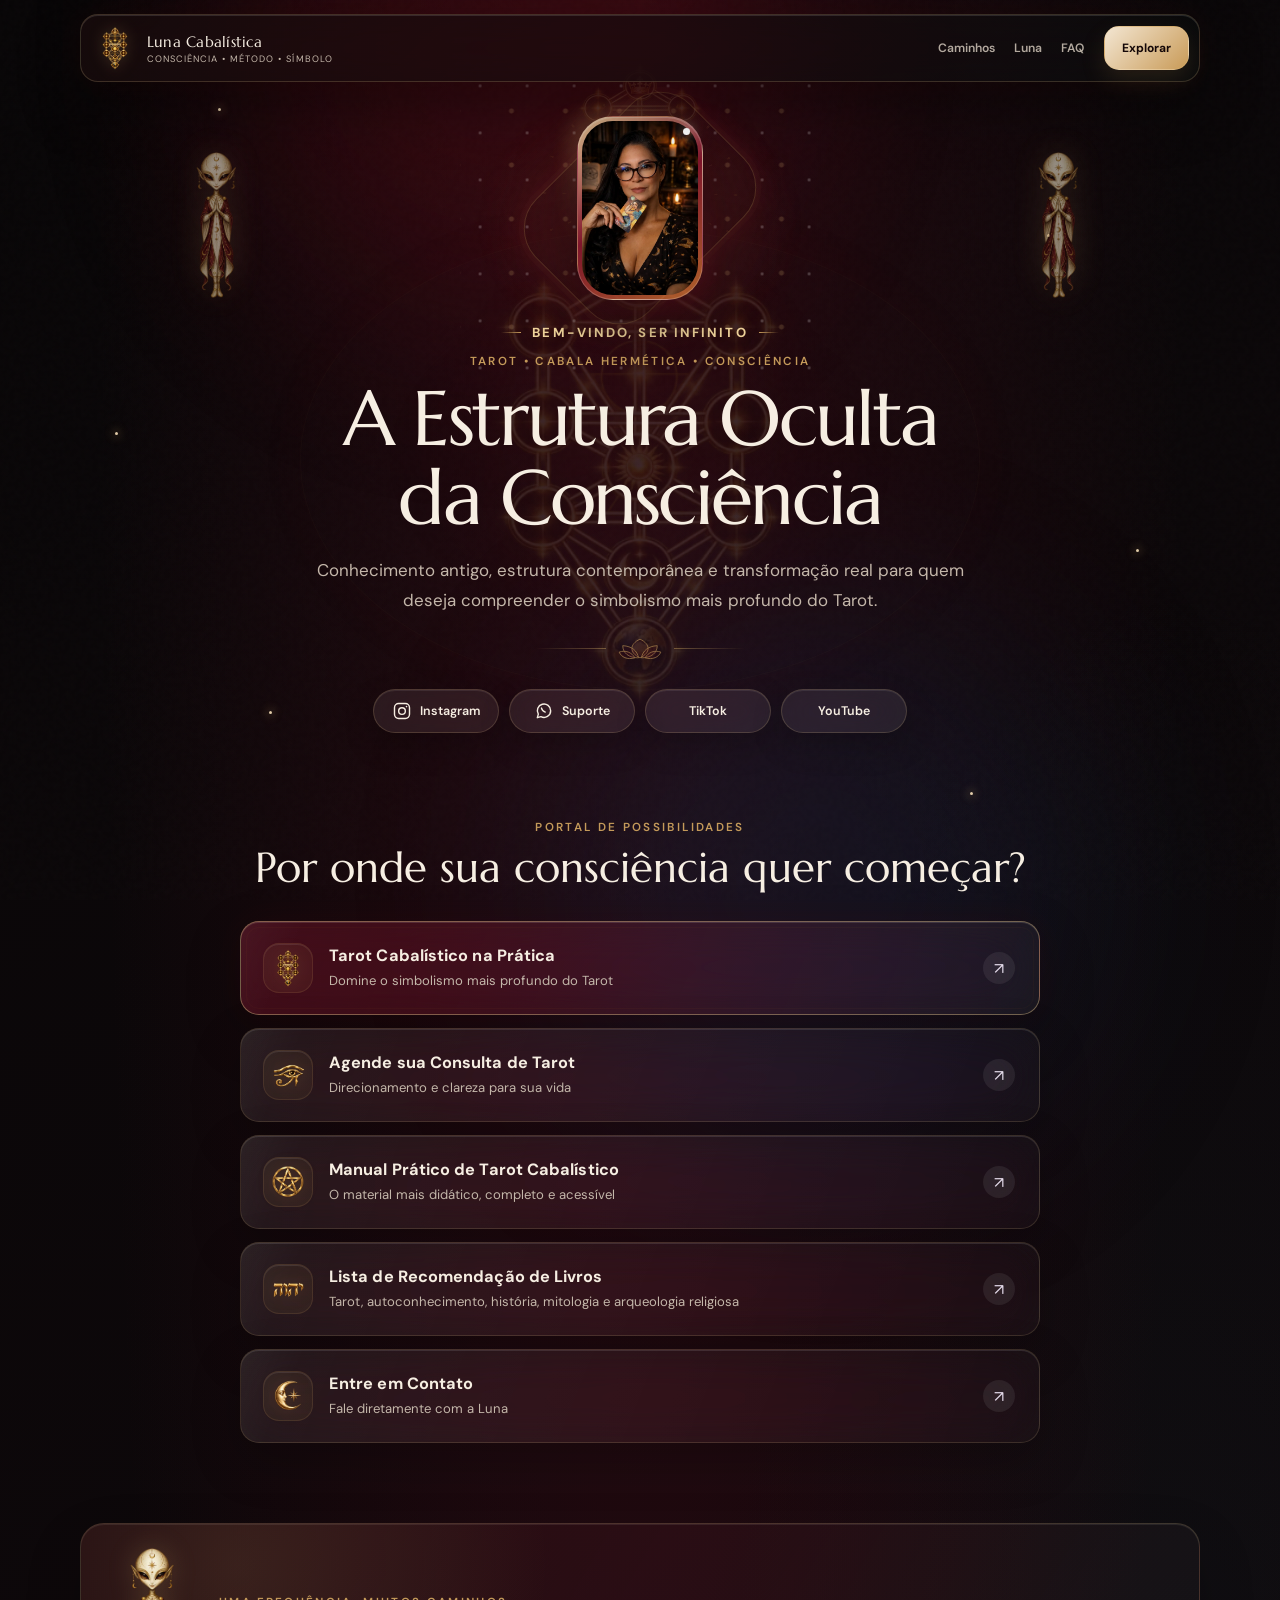
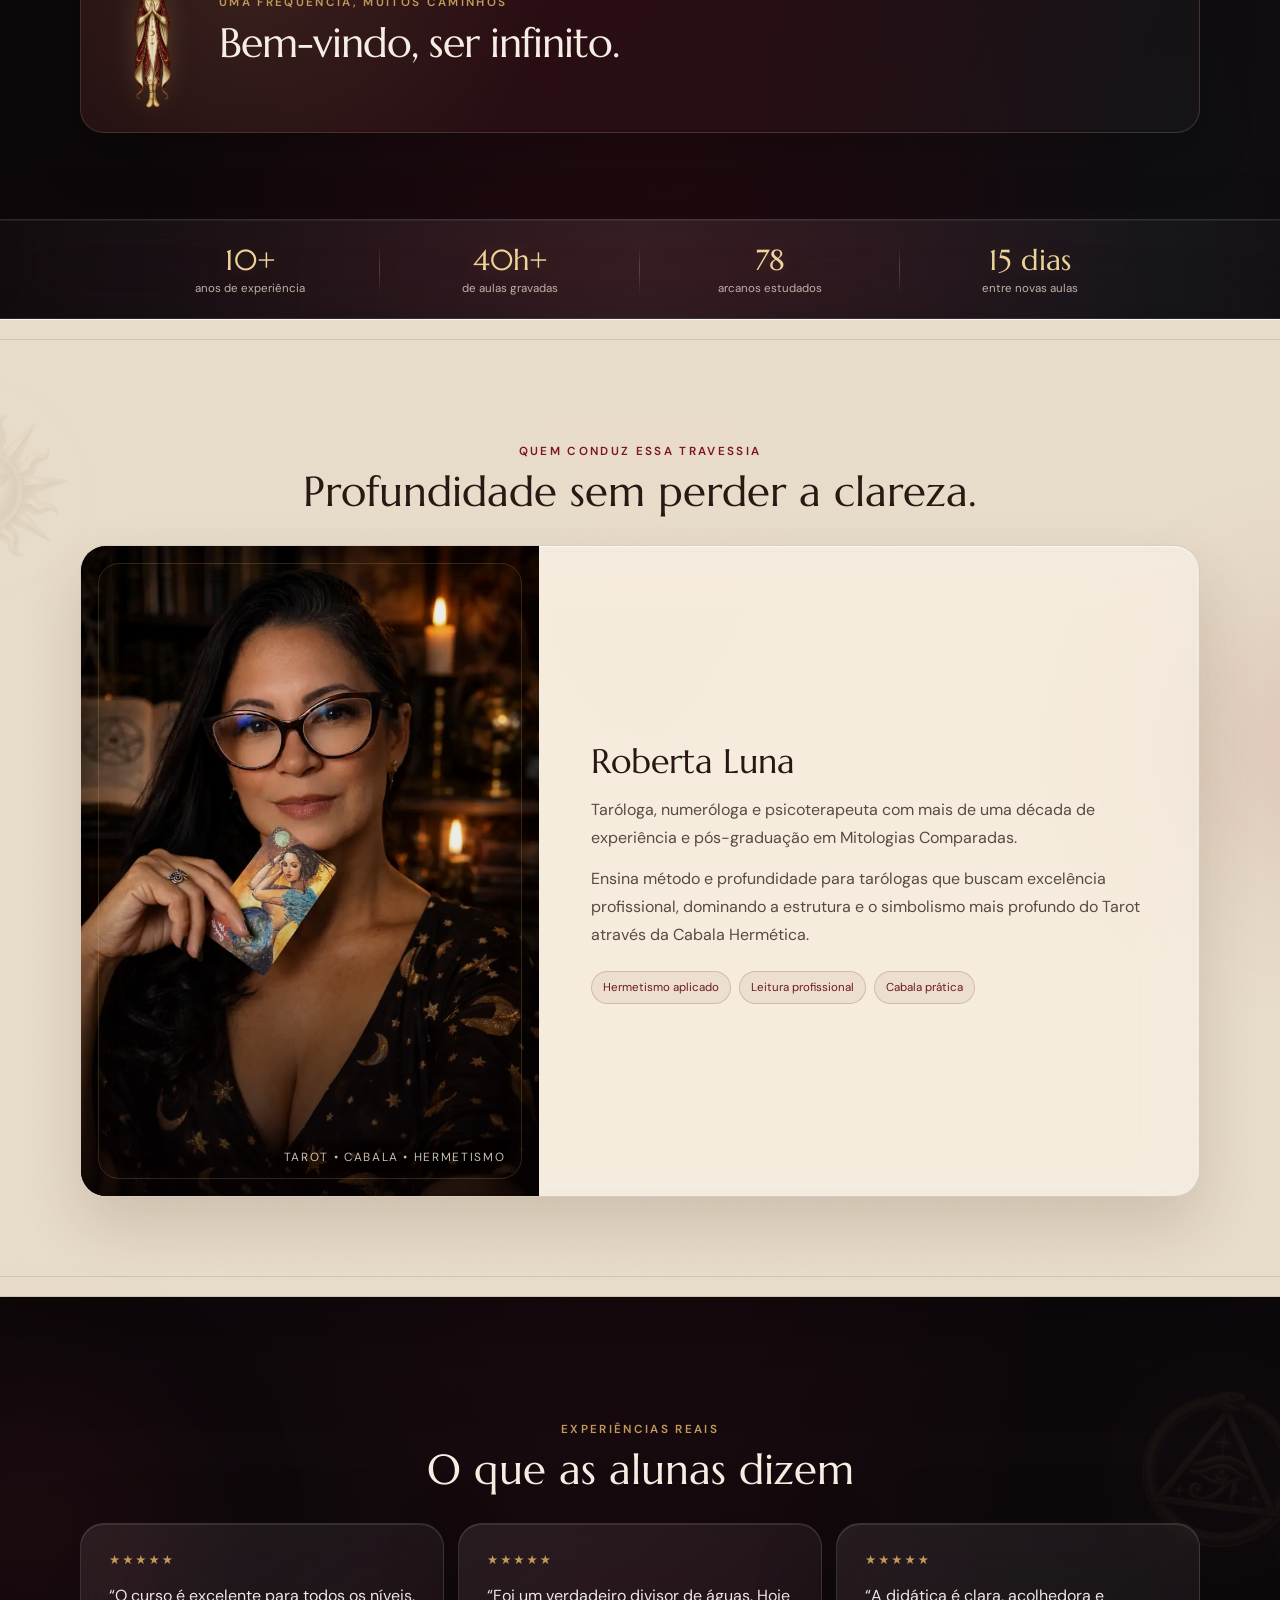
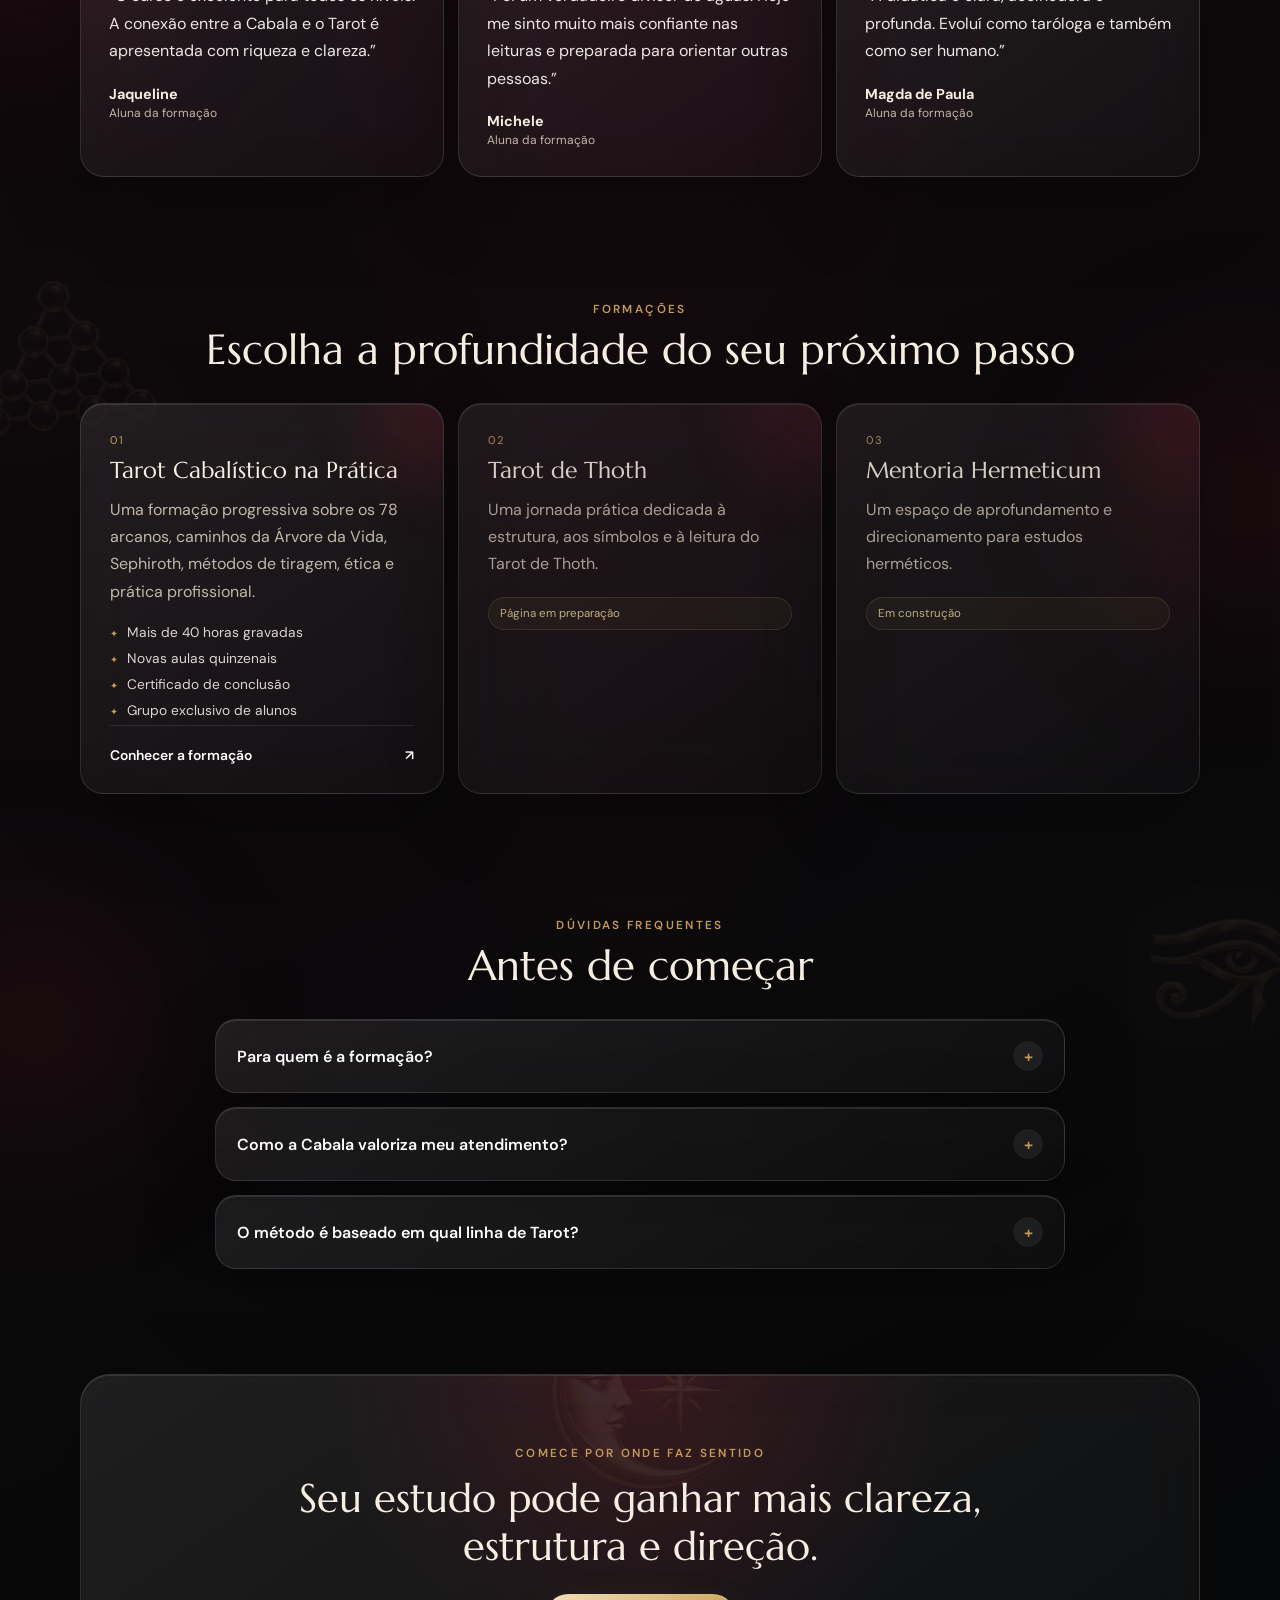
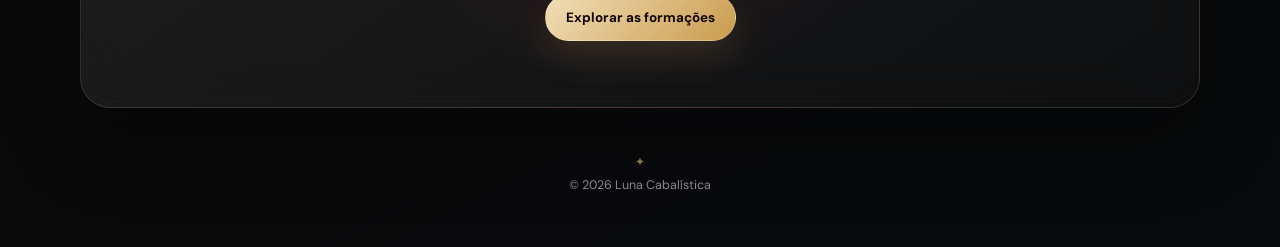
<file: index.html>
<!DOCTYPE html>
<html lang="pt-BR">
<head>
  <meta charset="UTF-8">
  <meta name="viewport" content="width=device-width, initial-scale=1.0">
  <meta name="theme-color" content="#090304">
  <meta name="description" content="A Estrutura Oculta da Consciência: Tarot, Cabala Hermética, autoconhecimento, consultas e formações com Roberta Luna.">
  <meta property="og:type" content="website">
  <meta property="og:url" content="https://lunacabalistica.com.br/">
  <meta property="og:locale" content="pt_BR">
  <meta property="og:title" content="A estrutura Oculta da Consciência | Luna Cabalística">
  <meta property="og:description" content="Domine o simbolismo mais profundo do Tarot através da Cabala Hermética.">
  <title>Luna Cabalística | Tarot, Cabala Hermética e Consciência</title>
  <link rel="canonical" href="https://lunacabalistica.com.br/">
  <link rel="icon" type="image/svg+xml" href="data:image/svg+xml,%3Csvg xmlns='http://www.w3.org/2000/svg' viewBox='0 0 64 64'%3E%3Crect width='64' height='64' rx='18' fill='%23660812'/%3E%3Ccircle cx='32' cy='32' r='22' fill='none' stroke='%23b68445' stroke-width='2'/%3E%3Cpath d='M19 20v25h16M36 20v25l10-8' fill='none' stroke='%23f2e5d3' stroke-width='4' stroke-linecap='round' stroke-linejoin='round'/%3E%3C/svg%3E">
  <link rel="preconnect" href="https://fonts.googleapis.com">
  <link rel="preconnect" href="https://fonts.gstatic.com" crossorigin>
  <link href="https://fonts.googleapis.com/css2?family=DM+Sans:wght@400;500;600;700&family=Marcellus&display=swap" rel="stylesheet">
  <link rel="stylesheet" href="style.css">
  <script type="application/ld+json">
  {
    "@context": "https://schema.org",
    "@graph": [
      {
        "@type": "Person",
        "name": "Roberta Luna",
        "jobTitle": "Psicoterapeuta, taróloga e numeróloga cabalista",
        "description": "Mentora com mais de 10 anos de experiência em Tarot, Cabala e Hermetismo."
      },
      {
        "@type": "Course",
        "name": "Tarot Cabalístico na Prática",
        "description": "Formação progressiva sobre os 78 arcanos do Tarot dentro da metodologia cabalística.",
        "provider": { "@type": "Person", "name": "Roberta Luna" },
        "inLanguage": "pt-BR"
      }
    ]
  }
  </script>
</head>
<body>
  <div class="ambient ambient-one" aria-hidden="true"></div>
  <div class="ambient ambient-two" aria-hidden="true"></div>
  <div class="tree-background brand-parallax" aria-hidden="true">
    <div class="tree-halo"></div>
    <img src="assets/brand/arvore-da-vida.webp" alt="" width="420" height="420">
  </div>
  <div class="background-sparkles" aria-hidden="true">
    <i></i><i></i><i></i><i></i><i></i><i></i>
  </div>
  <div class="noise" aria-hidden="true"></div>

  <header class="site-header">
    <a class="header-brand" href="#inicio" aria-label="Luna Cabalística — início">
      <img src="assets/brand/arvore-da-vida.webp" alt="" width="420" height="420">
      <span><strong>Luna Cabalística</strong><small>Consciência • Método • Símbolo</small></span>
    </a>
    <nav aria-label="Navegação principal"><a href="#caminhos">Caminhos</a><a href="#luna">Luna</a><a href="#faq">FAQ</a></nav>
    <a class="header-cta" href="#caminhos">Explorar</a>
  </header>

  <main class="page-shell" id="topo">
    <section class="profile" id="inicio" aria-labelledby="page-title">
      <div class="brand-seal" aria-hidden="true">
        <img src="assets/brand/arvore-da-vida.webp" alt="" width="420" height="420">
      </div>
      <div class="avatar" aria-hidden="true">
        <img src="assets/roberta-luna.webp" alt="" width="853" height="1280">
        <i></i>
      </div>

      <img class="cosmic-guardian cosmic-guardian-hero cosmic-guardian-hero-left" src="assets/guardiao-cosmico.webp" alt="" aria-hidden="true" width="463" height="720">
      <img class="cosmic-guardian cosmic-guardian-hero" src="assets/guardiao-cosmico.webp" alt="" aria-hidden="true" width="463" height="720">
      <p class="welcome-line"><span></span>Bem-vindo, ser infinito<span></span></p>
      <p class="eyebrow">Tarot • Cabala Hermética • Consciência</p>
      <h1 id="page-title">A Estrutura Oculta<br>da Consciência</h1>
      <p class="bio">
        Conhecimento antigo, estrutura contemporânea e transformação real
        para quem deseja compreender o simbolismo mais profundo do Tarot.
      </p>

      <div class="lotus-divider" aria-hidden="true">
        <span></span>
        <svg viewBox="0 0 64 34">
          <path d="M32 29C17 22 17 10 32 3c15 7 15 19 0 26Z"></path>
          <path d="M30 29C16 29 8 22 8 12c13 1 20 7 22 17Zm4 0c14 0 22-7 22-17-13 1-20 7-22 17Z"></path>
          <path d="M25 29C14 32 6 28 3 21c9-3 17 0 22 8Zm14 0c11 3 19-1 22-8-9-3-17 0-22 8Z"></path>
        </svg>
        <span></span>
      </div>

      <nav class="social-row" aria-label="Redes sociais">
        <a class="social-button" href="https://www.instagram.com/lunacabalistica/" target="_blank" rel="noopener noreferrer">
          <svg viewBox="0 0 24 24" aria-hidden="true">
            <rect x="3" y="3" width="18" height="18" rx="5"></rect>
            <circle cx="12" cy="12" r="4"></circle>
            <circle class="fill" cx="17.4" cy="6.7" r="1"></circle>
          </svg><span>Instagram</span>
        </a>
        <a class="social-button" href="https://wa.me/message/3XYHMSYQ3ESUO1" target="_blank" rel="noopener noreferrer">
          <svg viewBox="0 0 24 24" aria-hidden="true">
            <path d="M20 11.7a8 8 0 0 1-11.7 7.1L4 20l1.2-4.2A8 8 0 1 1 20 11.7Z"></path>
            <path d="M9 8.5c.5 2.3 2.2 4 4.5 4.8"></path>
          </svg><span>Suporte</span>
        </a>
        <a class="social-button" href="https://www.tiktok.com/@lunacabalistica" target="_blank" rel="noopener noreferrer"><span>TikTok</span></a>
        <a class="social-button" href="https://www.youtube.com/@lunacabalistica" target="_blank" rel="noopener noreferrer"><span>YouTube</span></a>
      </nav>
    </section>

    <section class="links-section" id="caminhos" aria-labelledby="links-title">
      <div class="section-heading">
        <span class="section-kicker">Portal de possibilidades</span>
        <h2 id="links-title">Por onde sua consciência quer começar?</h2>
      </div>

      <div class="link-list">
        <a class="glass-link glass-link-hero featured" href="tarot-cabalistico/">
          <span class="link-icon"><img src="assets/brand/arvore-da-vida.webp" alt=""></span>
          <span class="link-copy"><strong>Tarot Cabalístico na Prática</strong><small>Domine o simbolismo mais profundo do Tarot</small></span>
          <span class="link-arrow" aria-hidden="true">↗</span>
        </a>
        <a class="glass-link" href="https://lunacabalistica.my.canva.site/tarot" target="_blank" rel="noopener noreferrer">
          <span class="link-icon"><img src="assets/brand/olho-de-horus.webp" alt=""></span>
          <span class="link-copy"><strong>Agende sua Consulta de Tarot</strong><small>Direcionamento e clareza para sua vida</small></span>
          <span class="link-arrow" aria-hidden="true">↗</span>
        </a>
        <a class="glass-link glass-link-gold" href="https://go.hotmart.com/B105989098S" target="_blank" rel="noopener noreferrer">
          <span class="link-icon"><img src="assets/brand/pentagrama.webp" alt=""></span>
          <span class="link-copy"><strong>Manual Prático de Tarot Cabalístico</strong><small>O material mais didático, completo e acessível</small></span>
          <span class="link-arrow" aria-hidden="true">↗</span>
        </a>
        <a class="glass-link" href="https://www.amazon.com.br/hz/wishlist/ls/1VTBT223ID0B5?&amp;linkCode=ll2&amp;tag=robertacava0d-20&amp;linkId=7e3a1b391d566d05490d319877d5fe3b&amp;ref_=as_li_ss_tl" target="_blank" rel="noopener noreferrer">
          <span class="link-icon"><img src="assets/brand/tetragrammaton.webp" alt=""></span>
          <span class="link-copy"><strong>Lista de Recomendação de Livros</strong><small>Tarot, autoconhecimento, história, mitologia e arqueologia religiosa</small></span>
          <span class="link-arrow" aria-hidden="true">↗</span>
        </a>
        <a class="glass-link" href="https://wa.me/message/3XYHMSYQ3ESUO1" target="_blank" rel="noopener noreferrer">
          <span class="link-icon"><img src="assets/brand/lua.webp" alt=""></span>
          <span class="link-copy"><strong>Entre em Contato</strong><small>Fale diretamente com a Luna</small></span>
          <span class="link-arrow" aria-hidden="true">↗</span>
        </a>
      </div>
    </section>

    <section class="cosmic-message reveal" aria-label="Saudação da Luna">
      <img src="assets/guardiao-cosmico.webp" alt="Pequeno guardião cósmico dando boas-vindas" width="463" height="720">
      <div><span class="section-kicker">Uma frequência, muitos caminhos</span><h2>Bem-vindo, ser infinito.</h2></div>
    </section>

    <section class="metrics-strip full-bleed reveal" aria-label="Números da formação">
      <div class="metrics-inner">
        <div class="metric"><strong>10+</strong><span>anos de experiência</span></div>
        <div class="metric"><strong>40h+</strong><span>de aulas gravadas</span></div>
        <div class="metric"><strong>78</strong><span>arcanos estudados</span></div>
        <div class="metric"><strong>15 dias</strong><span>entre novas aulas</span></div>
      </div>
    </section>

    <section class="content-section about-section paper-section reveal" id="luna">
      <img class="section-symbol symbol-sun brand-parallax" src="assets/brand/sol.webp" alt="" aria-hidden="true">
      <div class="section-heading">
        <span class="section-kicker">Quem conduz essa travessia</span>
        <h2>Profundidade sem perder a clareza.</h2>
      </div>

      <div class="mentor-card glass-panel">
        <figure class="mentor-photo-wrap">
          <img
            src="assets/roberta-luna.webp"
            alt="Roberta Luna segurando uma carta de Tarot em um ambiente iluminado por velas"
            class="mentor-photo"
            width="853"
            height="1280"
            loading="lazy"
            decoding="async"
          >
          <span class="photo-signature">Tarot • Cabala • Hermetismo</span>
        </figure>
        <div class="mentor-copy">
          <h3>Roberta Luna</h3>
          <p>Taróloga, numeróloga e psicoterapeuta com mais de uma década de experiência e pós-graduação em Mitologias Comparadas.</p>
          <p>Ensina método e profundidade para tarólogas que buscam excelência profissional, dominando a estrutura e o simbolismo mais profundo do Tarot através da Cabala Hermética.</p>
          <div class="mentor-tags">
            <span>Hermetismo aplicado</span><span>Leitura profissional</span><span>Cabala prática</span>
          </div>
        </div>
      </div>
    </section>

    <section class="content-section reveal" id="depoimentos">
      <img class="section-symbol symbol-right brand-parallax" src="assets/brand/ouroboros.webp" alt="" aria-hidden="true">
      <div class="section-heading">
        <span class="section-kicker">Experiências reais</span>
        <h2>O que as alunas dizem</h2>
      </div>

      <div class="testimonial-track">
        <article class="testimonial glass-panel">
          <div class="stars" aria-label="5 estrelas">★★★★★</div>
          <p>“O curso é excelente para todos os níveis. A conexão entre a Cabala e o Tarot é apresentada com riqueza e clareza.”</p>
          <footer><strong>Jaqueline</strong><span>Aluna da formação</span></footer>
        </article>
        <article class="testimonial glass-panel">
          <div class="stars" aria-label="5 estrelas">★★★★★</div>
          <p>“Foi um verdadeiro divisor de águas. Hoje me sinto muito mais confiante nas leituras e preparada para orientar outras pessoas.”</p>
          <footer><strong>Michele</strong><span>Aluna da formação</span></footer>
        </article>
        <article class="testimonial glass-panel">
          <div class="stars" aria-label="5 estrelas">★★★★★</div>
          <p>“A didática é clara, acolhedora e profunda. Evoluí como taróloga e também como ser humano.”</p>
          <footer><strong>Magda de Paula</strong><span>Aluna da formação</span></footer>
        </article>
      </div>
    </section>

    <section class="content-section reveal" id="formacoes">
      <img class="section-symbol brand-parallax" src="assets/brand/tetractys.webp" alt="" aria-hidden="true">
      <div class="section-heading">
        <span class="section-kicker">Formações</span>
        <h2>Escolha a profundidade do seu próximo passo</h2>
      </div>

      <div class="course-details">
        <article class="course-detail glass-panel">
          <span class="course-number">01</span>
          <h3>Tarot Cabalístico na Prática</h3>
          <p>Uma formação progressiva sobre os 78 arcanos, caminhos da Árvore da Vida, Sephiroth, métodos de tiragem, ética e prática profissional.</p>
          <ul><li>Mais de 40 horas gravadas</li><li>Novas aulas quinzenais</li><li>Certificado de conclusão</li><li>Grupo exclusivo de alunos</li></ul>
          <a href="tarot-cabalistico/">Conhecer a formação <span>↗</span></a>
        </article>

        <article class="course-detail glass-panel muted-course">
          <span class="course-number">02</span>
          <h3>Tarot de Thoth</h3>
          <p>Uma jornada prática dedicada à estrutura, aos símbolos e à leitura do Tarot de Thoth.</p>
          <span class="status-pill">Página em preparação</span>
        </article>

        <article class="course-detail glass-panel muted-course">
          <span class="course-number">03</span>
          <h3>Mentoria Hermeticum</h3>
          <p>Um espaço de aprofundamento e direcionamento para estudos herméticos.</p>
          <span class="status-pill">Em construção</span>
        </article>
      </div>
    </section>

    <section class="content-section reveal" id="faq">
      <img class="section-symbol symbol-right brand-parallax" src="assets/brand/olho-de-horus.webp" alt="" aria-hidden="true">
      <div class="section-heading">
        <span class="section-kicker">Dúvidas frequentes</span>
        <h2>Antes de começar</h2>
      </div>

      <div class="faq-list">
        <details class="faq-item glass-panel"><summary>Para quem é a formação?</summary><p>Para quem quer aprender profundamente sem passar anos no raso; para quem já atua e sente falta de estrutura técnica e segurança; e para profissionais que desejam conhecer o simbolismo da Cabala Hermética.</p></details>
        <details class="faq-item glass-panel"><summary>Como a Cabala valoriza meu atendimento?</summary><p>O estudo da estrutura simbólica pode ajudar a organizar suas interpretações e a explicar com mais clareza os fundamentos das leituras, respeitando a autonomia de cada consulente.</p></details>
        <details class="faq-item glass-panel"><summary>O método é baseado em qual linha de Tarot?</summary><p>A formação apresenta correspondências simbólicas da Cabala Hermética aplicadas ao estudo do Tarot, com atenção à estrutura, à interpretação e à prática responsável.</p></details>
      </div>
    </section>

    <section class="closing-card glass-panel reveal">
      <img class="closing-symbol" src="assets/brand/lua.webp" alt="" aria-hidden="true">
      <span class="section-kicker">Comece por onde faz sentido</span>
      <h2>Seu estudo pode ganhar mais clareza, estrutura e direção.</h2>
      <a href="#topo" class="closing-button">Explorar as formações</a>
    </section>

    <footer class="site-footer">
      <span class="footer-symbol">✦</span>
      <p>© <span id="year"></span> Luna Cabalística</p>
    </footer>
  </main>

  <script src="script.js"></script>
</body>
</html>
</file>
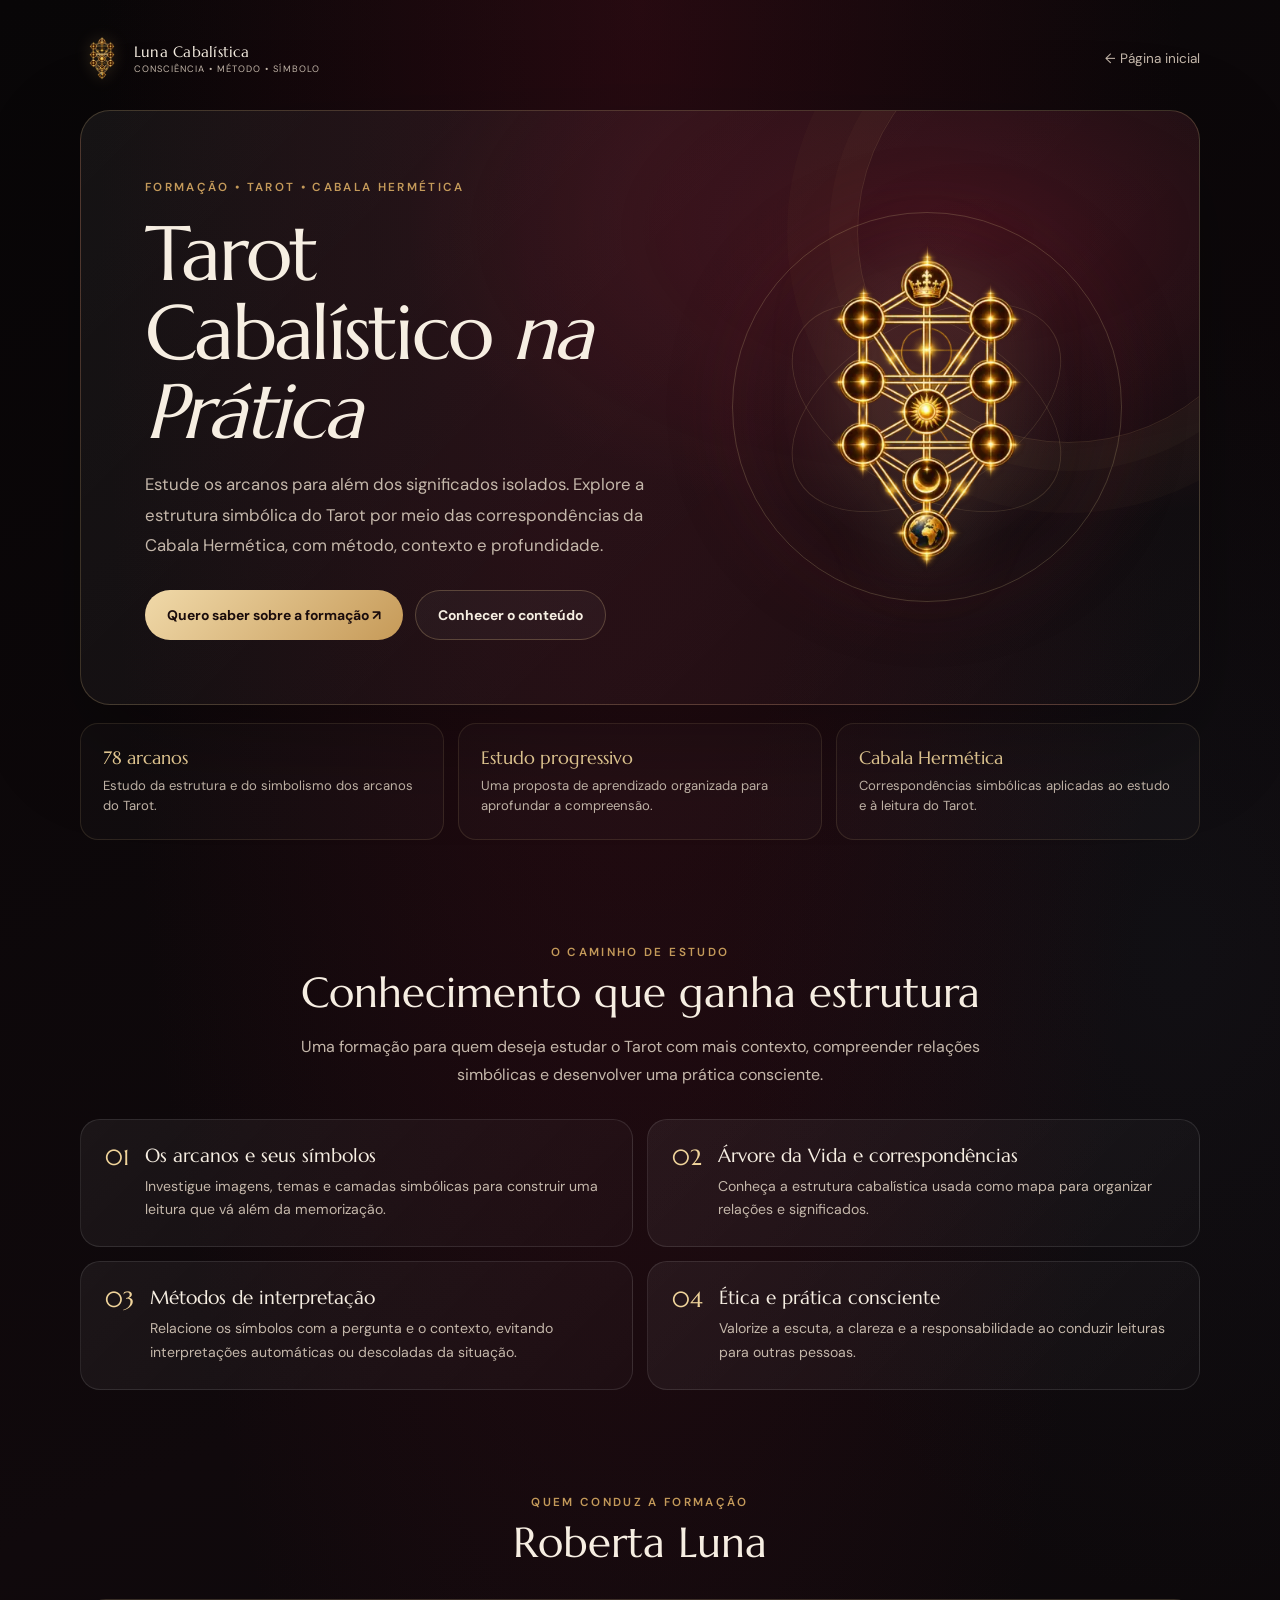
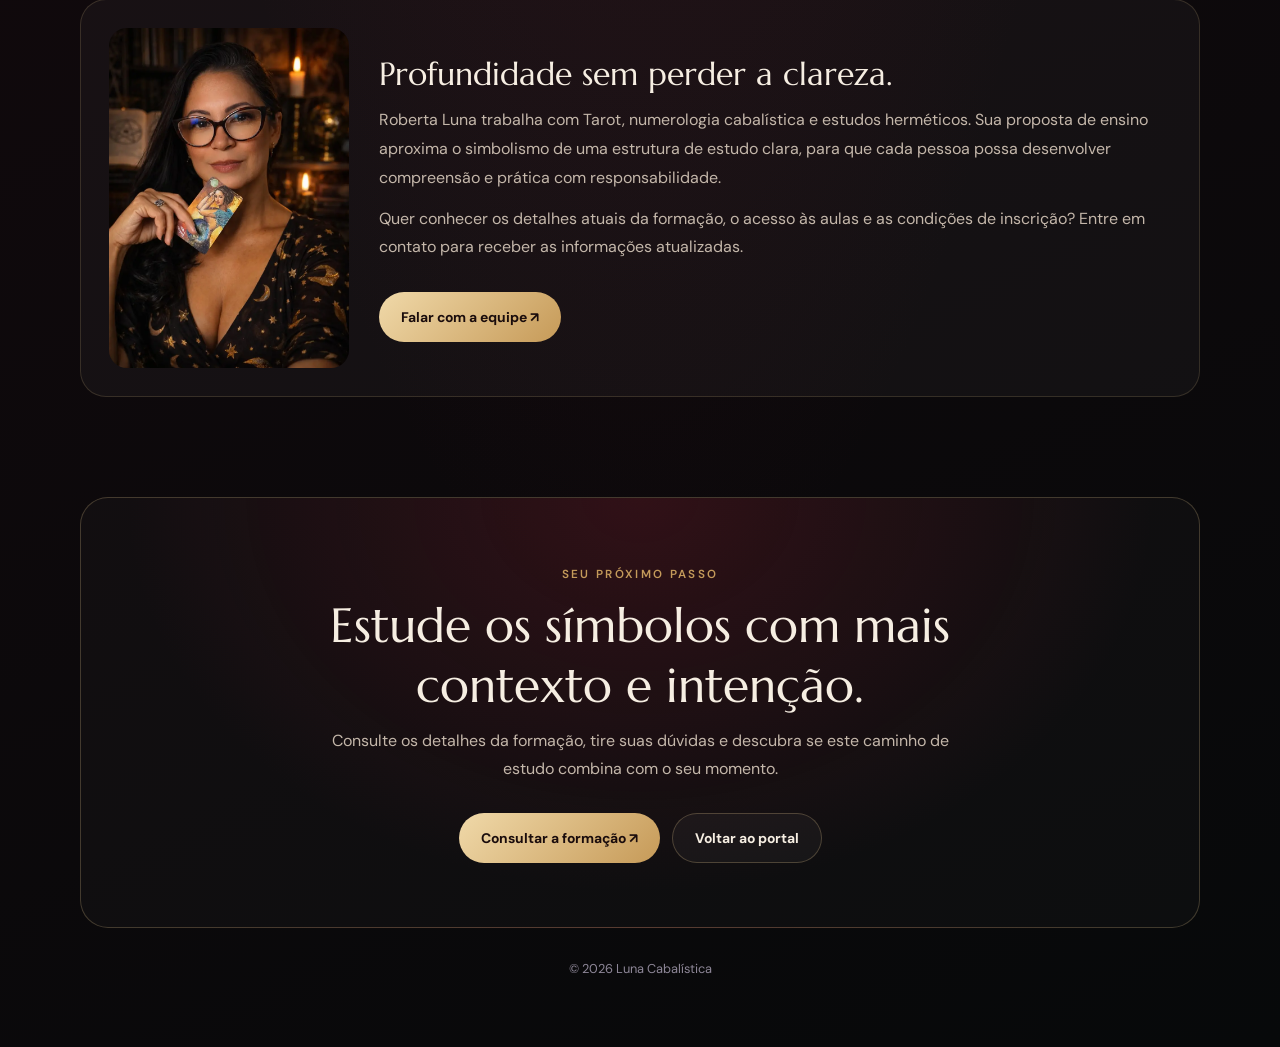
<file: tarot-cabalistico/index.html>
<!DOCTYPE html>
<html lang="pt-BR">
<head>
  <meta charset="UTF-8">
  <meta name="viewport" content="width=device-width, initial-scale=1">
  <meta name="theme-color" content="#080607">
  <meta name="description" content="Conheça o Tarot Cabalístico na Prática com Roberta Luna: um caminho de estudo dos arcanos e dos símbolos da Cabala Hermética.">
  <meta property="og:type" content="website">
  <meta property="og:title" content="Tarot Cabalístico na Prática | Luna Cabalística">
  <meta property="og:description" content="Estude o Tarot com estrutura, simbolismo e método ao lado de Roberta Luna.">
  <link rel="canonical" href="https://lunacabalistica.com.br/tarot-cabalistico/">
  <link rel="preconnect" href="https://fonts.googleapis.com">
  <link rel="preconnect" href="https://fonts.gstatic.com" crossorigin>
  <link href="https://fonts.googleapis.com/css2?family=DM+Sans:wght@400;500;600;700&family=Marcellus&display=swap" rel="stylesheet">
  <link rel="stylesheet" href="../style.css">
  <title>Tarot Cabalístico na Prática | Luna Cabalística</title>
  <style>
    .course-page { width:min(100% - 40px, 1120px); margin:0 auto; padding:28px 0 70px; }
    .course-nav { display:flex; align-items:center; justify-content:space-between; gap:20px; padding:8px 0 30px; }
    .course-nav .header-brand { display:flex; }
    .back-link { color:var(--muted); font-size:.85rem; }
    .course-hero { position:relative; display:grid; grid-template-columns:1.1fr .9fr; gap:clamp(28px,5vw,72px); align-items:center; min-height:570px; padding:clamp(28px,5vw,70px); overflow:hidden; border:1px solid rgba(226,196,139,.22); border-radius:30px; background:radial-gradient(ellipse at 80% 20%,rgba(111,24,43,.4),transparent 45%),linear-gradient(135deg,rgba(255,255,255,.055),rgba(255,255,255,.012)); box-shadow:0 35px 100px rgba(0,0,0,.25); }
    .course-hero::before { content:""; position:absolute; width:420px; aspect-ratio:1; right:-80px; top:-90px; border:1px solid rgba(224,190,124,.14); border-radius:50%; box-shadow:0 0 0 28px rgba(224,190,124,.025),0 0 0 70px rgba(224,190,124,.018); pointer-events:none; }
    .course-hero-copy,.course-art { position:relative; z-index:1; }
    .course-hero h1 { max-width:680px; margin:18px 0; font-size:clamp(2.8rem,6vw,5.5rem); }
    .course-hero p { max-width:590px; color:var(--muted); line-height:1.8; font-size:1.05rem; }
    .course-actions { display:flex; flex-wrap:wrap; gap:12px; margin-top:30px; }
    .primary-action,.secondary-action { display:inline-flex; justify-content:center; align-items:center; min-height:50px; padding:0 22px; border-radius:999px; font-weight:700; font-size:.87rem; transition:transform .2s ease,filter .2s ease; }
    .primary-action { color:#1a0c0c; background:linear-gradient(135deg,#f0d9a9,#c69a58); }
    .secondary-action { border:1px solid rgba(226,196,139,.26); background:rgba(255,255,255,.035); }
    .primary-action:hover,.secondary-action:hover { transform:translateY(-2px); filter:brightness(1.08); }
    .course-art { display:grid; place-items:center; min-height:350px; }
    .course-art .orbit { position:absolute; width:min(100%,390px); aspect-ratio:1; border:1px solid rgba(226,196,139,.22); border-radius:50%; box-shadow:0 0 70px rgba(102,21,34,.18),inset 0 0 55px rgba(102,21,34,.12); }
    .course-art .orbit::before,.course-art .orbit::after { content:""; position:absolute; inset:12%; border:1px solid rgba(226,196,139,.16); border-radius:50%; transform:rotate(60deg) scaleX(.58); }
    .course-art .orbit::after { transform:rotate(-60deg) scaleX(.58); }
    .course-art img { width:min(86%,330px); height:auto; filter:drop-shadow(0 0 35px rgba(226,196,139,.18)); }
    .course-qualities { display:grid; grid-template-columns:repeat(3,1fr); gap:14px; margin-top:18px; }
    .quality { padding:22px; border:1px solid rgba(226,196,139,.13); border-radius:18px; background:rgba(255,255,255,.025); }
    .quality strong { display:block; color:var(--gold-bright); font:1.15rem Marcellus,serif; }
    .quality span { display:block; margin-top:7px; color:var(--muted); font-size:.82rem; line-height:1.55; }
    .course-section { padding-top:100px; }
    .course-section .section-heading { max-width:760px; margin:0 auto 30px; }
    .course-section .section-heading p { margin-top:14px; color:var(--muted); line-height:1.75; }
    .learning-grid { display:grid; grid-template-columns:repeat(2,1fr); gap:14px; }
    .learning-item { display:flex; gap:16px; padding:24px; border:1px solid rgba(255,255,255,.1); border-radius:20px; background:linear-gradient(135deg,rgba(255,255,255,.055),rgba(255,255,255,.018)); }
    .learning-item .num { color:var(--gold-bright); font:1.35rem Marcellus,serif; }
    .learning-item h3 { font:1.18rem Marcellus,serif; }
    .learning-item p { margin-top:8px; color:var(--muted); font-size:.88rem; line-height:1.7; }
    .teacher-panel { display:grid; grid-template-columns:240px 1fr; gap:30px; align-items:center; padding:28px; border:1px solid rgba(226,196,139,.17); border-radius:26px; background:rgba(255,255,255,.035); }
    .teacher-panel img { width:100%; max-height:340px; object-fit:cover; object-position:center 25%; border-radius:18px; }
    .teacher-panel h3 { font:2rem Marcellus,serif; }
    .teacher-panel p { margin-top:12px; color:var(--muted); line-height:1.8; }
    .course-final { margin-top:100px; padding:clamp(30px,6vw,64px); text-align:center; border:1px solid rgba(226,196,139,.24); border-radius:28px; background:radial-gradient(ellipse at 50% 0,rgba(102,21,34,.36),transparent 65%),rgba(255,255,255,.025); }
    .course-final h2 { max-width:720px; margin:12px auto; font-size:clamp(2rem,4vw,3rem); }
    .course-final p { max-width:650px; margin:0 auto; color:var(--muted); line-height:1.75; }
    .course-foot { padding-top:32px; text-align:center; color:#8e8798; font-size:.8rem; }
    @media(max-width:760px) { .course-page{width:min(100% - 24px,560px);padding-top:16px}.course-hero{grid-template-columns:1fr;padding:30px 23px;min-height:0}.course-hero h1{font-size:clamp(2.8rem,12vw,4rem)}.course-art{min-height:230px;grid-row:1}.course-art .orbit{width:230px}.course-art img{width:190px}.course-qualities{grid-template-columns:1fr}.learning-grid{grid-template-columns:1fr}.teacher-panel{grid-template-columns:1fr}.teacher-panel img{max-width:260px;max-height:300px}.course-section{padding-top:75px}.course-final{margin-top:75px}.course-nav{padding-bottom:18px} }
    @media(prefers-reduced-motion:reduce){*,*::before,*::after{scroll-behavior:auto!important;animation:none!important;transition:none!important}}
  </style>
</head>
<body>
  <main class="course-page">
    <header class="course-nav">
      <a class="header-brand" href="../" aria-label="Luna Cabalística — página inicial"><img src="../assets/brand/arvore-da-vida.webp" alt="" width="420" height="420"><span><strong>Luna Cabalística</strong><small>Consciência • Método • Símbolo</small></span></a>
      <a class="back-link" href="../">← Página inicial</a>
    </header>

    <section class="course-hero" aria-labelledby="course-title">
      <div class="course-hero-copy">
        <span class="section-kicker">Formação • Tarot • Cabala Hermética</span>
        <h1 id="course-title">Tarot Cabalístico <em>na Prática</em></h1>
        <p>Estude os arcanos para além dos significados isolados. Explore a estrutura simbólica do Tarot por meio das correspondências da Cabala Hermética, com método, contexto e profundidade.</p>
        <div class="course-actions"><a class="primary-action" href="https://wa.me/message/3XYHMSYQ3ESUO1" target="_blank" rel="noopener noreferrer">Quero saber sobre a formação ↗</a><a class="secondary-action" href="#conteudo">Conhecer o conteúdo</a></div>
      </div>
      <div class="course-art" aria-hidden="true"><span class="orbit"></span><img src="../assets/brand/arvore-da-vida.webp" alt=""></div>
    </section>

    <section class="course-qualities" aria-label="Características da formação">
      <div class="quality"><strong>78 arcanos</strong><span>Estudo da estrutura e do simbolismo dos arcanos do Tarot.</span></div>
      <div class="quality"><strong>Estudo progressivo</strong><span>Uma proposta de aprendizado organizada para aprofundar a compreensão.</span></div>
      <div class="quality"><strong>Cabala Hermética</strong><span>Correspondências simbólicas aplicadas ao estudo e à leitura do Tarot.</span></div>
    </section>

    <section class="course-section" id="conteudo">
      <div class="section-heading"><span class="section-kicker">O caminho de estudo</span><h2>Conhecimento que ganha estrutura</h2><p>Uma formação para quem deseja estudar o Tarot com mais contexto, compreender relações simbólicas e desenvolver uma prática consciente.</p></div>
      <div class="learning-grid">
        <article class="learning-item"><span class="num">01</span><div><h3>Os arcanos e seus símbolos</h3><p>Investigue imagens, temas e camadas simbólicas para construir uma leitura que vá além da memorização.</p></div></article>
        <article class="learning-item"><span class="num">02</span><div><h3>Árvore da Vida e correspondências</h3><p>Conheça a estrutura cabalística usada como mapa para organizar relações e significados.</p></div></article>
        <article class="learning-item"><span class="num">03</span><div><h3>Métodos de interpretação</h3><p>Relacione os símbolos com a pergunta e o contexto, evitando interpretações automáticas ou descoladas da situação.</p></div></article>
        <article class="learning-item"><span class="num">04</span><div><h3>Ética e prática consciente</h3><p>Valorize a escuta, a clareza e a responsabilidade ao conduzir leituras para outras pessoas.</p></div></article>
      </div>
    </section>

    <section class="course-section">
      <div class="section-heading"><span class="section-kicker">Quem conduz a formação</span><h2>Roberta Luna</h2></div>
      <div class="teacher-panel"><img src="../assets/roberta-luna.webp" alt="Roberta Luna, professora e taróloga" width="853" height="1280" loading="lazy"><div><h3>Profundidade sem perder a clareza.</h3><p>Roberta Luna trabalha com Tarot, numerologia cabalística e estudos herméticos. Sua proposta de ensino aproxima o simbolismo de uma estrutura de estudo clara, para que cada pessoa possa desenvolver compreensão e prática com responsabilidade.</p><p>Quer conhecer os detalhes atuais da formação, o acesso às aulas e as condições de inscrição? Entre em contato para receber as informações atualizadas.</p><div class="course-actions"><a class="primary-action" href="https://wa.me/message/3XYHMSYQ3ESUO1" target="_blank" rel="noopener noreferrer">Falar com a equipe ↗</a></div></div></div>
    </section>

    <section class="course-final"><span class="section-kicker">Seu próximo passo</span><h2>Estude os símbolos com mais contexto e intenção.</h2><p>Consulte os detalhes da formação, tire suas dúvidas e descubra se este caminho de estudo combina com o seu momento.</p><div class="course-actions" style="justify-content:center"><a class="primary-action" href="https://wa.me/message/3XYHMSYQ3ESUO1" target="_blank" rel="noopener noreferrer">Consultar a formação ↗</a><a class="secondary-action" href="../">Voltar ao portal</a></div></section>
    <footer class="course-foot">© <span id="year"></span> Luna Cabalística</footer>
  </main>
  <script>document.getElementById('year').textContent = new Date().getFullYear();</script>
</body>
</html>
</file>
<file: style.css>
:root {
  color-scheme: dark;
  --bg: #070908;
  --surface: rgba(255, 255, 255, 0.075);
  --surface-hover: rgba(255, 255, 255, 0.115);
  --stroke: rgba(255, 255, 255, 0.13);
  --text: #f3e8d8;
  --muted: #c9bfb2;
  --gold: #b68445;
  --gold-bright: #e3bd77;
  --wine: #660812;
  --blue: #062b4c;
  --charcoal: #2d302f;
  --parchment: #efe3d0;
  --ruby: #8a1220;
  --radius: 24px;
}

* {
  box-sizing: border-box;
  margin: 0;
  padding: 0;
}

html {
  scroll-behavior: smooth;
  overflow-x: clip;
  max-width: 100%;
}

body {
  min-height: 100vh;
  width: 100%;
  max-width: 100%;
  overflow-x: clip;
  color: var(--text);
  background:
    radial-gradient(circle at 50% -10%, rgba(102, 8, 18, 0.43), transparent 38%),
    radial-gradient(circle at 100% 38%, rgba(6, 43, 76, 0.14), transparent 35%),
    radial-gradient(circle at 5% 74%, rgba(182, 132, 69, 0.11), transparent 30%),
    linear-gradient(150deg, #030504 0%, #110506 48%, #050706 100%);
  font-family: "DM Sans", system-ui, sans-serif;
  -webkit-font-smoothing: antialiased;
}

a {
  color: inherit;
  text-decoration: none;
}

.ambient {
  position: fixed;
  z-index: -2;
  width: 34rem;
  aspect-ratio: 1;
  border-radius: 50%;
  filter: blur(105px);
  pointer-events: none;
  opacity: 0.22;
  transform: translate3d(0, var(--parallax-y, 0px), 0);
  will-change: transform;
}

.ambient-one {
  top: -14rem;
  left: calc(50% - 26rem);
  background: #7d0b18;
}

.ambient-two {
  right: calc(50% - 28rem);
  bottom: -16rem;
  background: #07355e;
}

.tree-background {
  position: fixed;
  top: 50%;
  left: 50%;
  z-index: -2;
  width: min(46vw, 500px);
  aspect-ratio: 1;
  transform: translate3d(-50%, calc(-48% + var(--parallax-y, 0px)), 0);
  pointer-events: none;
  opacity: 0.12;
  filter: grayscale(.12) drop-shadow(0 0 24px rgba(182, 132, 69, 0.18));
  animation: treeBreath 7s ease-in-out infinite;
  will-change: transform, opacity;
}

.tree-background img {
  position: relative;
  z-index: 1;
  display: block;
  width: 100%;
  height: 100%;
  object-fit: contain;
}

.tree-halo {
  position: absolute;
  inset: 4% -18%;
  border: 1px solid rgba(217, 179, 108, 0.22);
  border-radius: 50%;
  background: radial-gradient(ellipse, rgba(167, 31, 56, 0.16), transparent 64%);
  box-shadow:
    0 0 0 22px rgba(217, 179, 108, 0.018),
    0 0 85px rgba(167, 31, 56, 0.16);
}

.background-sparkles {
  position: fixed;
  inset: 0;
  z-index: -1;
  pointer-events: none;
}

.background-sparkles i {
  position: absolute;
  width: 3px;
  height: 3px;
  border-radius: 50%;
  background: rgba(255, 231, 190, 0.88);
  box-shadow: 0 0 10px 2px rgba(217, 179, 108, 0.28);
  animation: sparkle 4.8s ease-in-out infinite;
}

.background-sparkles i:nth-child(1) { top: 12%; left: 17%; animation-delay: -1s; }
.background-sparkles i:nth-child(2) { top: 26%; right: 18%; animation-delay: -3s; }
.background-sparkles i:nth-child(3) { top: 48%; left: 9%; animation-delay: -2s; }
.background-sparkles i:nth-child(4) { top: 61%; right: 11%; animation-delay: -.5s; }
.background-sparkles i:nth-child(5) { top: 79%; left: 21%; animation-delay: -4s; }
.background-sparkles i:nth-child(6) { top: 88%; right: 24%; animation-delay: -2.7s; }

.noise {
  position: fixed;
  inset: 0;
  z-index: -1;
  opacity: 0.025;
  pointer-events: none;
  background-image: url("data:image/svg+xml,%3Csvg viewBox='0 0 180 180' xmlns='http://www.w3.org/2000/svg'%3E%3Cfilter id='n'%3E%3CfeTurbulence type='fractalNoise' baseFrequency='.9' numOctaves='3' stitchTiles='stitch'/%3E%3C/filter%3E%3Crect width='100%25' height='100%25' filter='url(%23n)' opacity='.7'/%3E%3C/svg%3E");
}

.page-shell {
  display: flex;
  flex-direction: column;
  width: min(100% - 32px, 560px);
  min-height: 100vh;
  margin-inline: auto;
  padding: clamp(126px, 16vh, 150px) 0 34px;
}

.site-header {
  position: fixed;
  top: max(14px, env(safe-area-inset-top));
  left: 50%;
  z-index: 60;
  display: grid;
  grid-template-columns: 1fr auto auto;
  align-items: center;
  gap: 20px;
  width: min(calc(100% - 28px), 920px);
  min-height: 68px;
  padding: 8px 10px 8px 12px;
  border: 1px solid rgba(255,255,255,.17);
  border-radius: 24px;
  background: linear-gradient(135deg, rgba(25,12,13,.76), rgba(10,13,14,.68));
  box-shadow: inset 0 1px rgba(255,255,255,.12), 0 22px 60px rgba(0,0,0,.36), 0 0 36px rgba(102,8,18,.13);
  backdrop-filter: blur(26px) saturate(160%);
  -webkit-backdrop-filter: blur(26px) saturate(160%);
  transform: translateX(-50%);
}

.header-brand { display: flex; align-items: center; gap: 10px; min-width: 0; }
.header-brand img { width: 44px; height: 44px; object-fit: contain; filter: drop-shadow(0 0 8px rgba(227,189,119,.24)); }
.header-brand span { display: grid; min-width: 0; }
.header-brand strong { font-family: "Marcellus", serif; font-size: .95rem; font-weight: 500; white-space: nowrap; }
.header-brand small { margin-top: 2px; color: var(--muted); font-size: .58rem; letter-spacing: .11em; text-transform: uppercase; white-space: nowrap; }
.site-header nav { display: flex; gap: 19px; }
.site-header nav a { color: rgba(243,232,216,.72); font-size: .76rem; font-weight: 600; transition: color 180ms ease; }
.site-header nav a:hover { color: #fff; }
.header-cta { display: inline-flex; align-items: center; min-height: 44px; padding: 0 17px; border: 1px solid rgba(227,189,119,.3); border-radius: 15px; color: #140707; background: linear-gradient(135deg, #f3e6d2, #c99b58); box-shadow: 0 10px 25px rgba(182,132,69,.16); font-size: .75rem; font-weight: 700; }

.profile { order: 0; }
.links-section { order: 1; }
.cosmic-message { order: 2; }
.metrics-strip { order: 3; }
.about-section { order: 4; }
#depoimentos { order: 5; }
#formacoes { order: 6; }
#faq { order: 7; }
.closing-card { order: 8; }
.site-footer { order: 9; }

.profile {
  position: relative;
  display: flex;
  flex-direction: column;
  align-items: center;
  text-align: center;
}

.profile::after {
  content: "";
  position: absolute;
  top: -38px;
  left: 50%;
  z-index: -2;
  width: 360px;
  height: 300px;
  transform: translateX(-50%);
  background: radial-gradient(circle, rgba(227,189,119,.18) 0 2px, transparent 3px) 8% 26%/54px 54px,
              radial-gradient(circle, rgba(255,255,255,.22) 0 1px, transparent 2px) 74% 14%/47px 47px,
              radial-gradient(ellipse, rgba(102,8,18,.22), transparent 64%);
  filter: drop-shadow(0 0 9px rgba(227,189,119,.45));
  animation: starFieldFloat 7s ease-in-out infinite;
  pointer-events: none;
}

.welcome-line { display: flex; align-items: center; gap: 11px; margin-top: 28px; color: var(--gold-bright); font-size: .82rem; font-weight: 700; letter-spacing: .16em; text-transform: uppercase; }
.welcome-line span { width: 20px; height: 1px; background: linear-gradient(90deg, transparent, var(--gold)); }
.welcome-line span:last-child { transform: rotate(180deg); }
.cosmic-guardian { pointer-events: none; user-select: none; }
.cosmic-guardian-hero { position: absolute; top: 40px; right: -58px; width: 94px; height: auto; opacity: .58; filter: drop-shadow(0 0 17px rgba(227,189,119,.24)); animation: cosmicFloat 6s ease-in-out infinite; }
.cosmic-guardian-hero-left { left: -58px; right: auto; animation-name: cosmicFloatLeft; }

.brand-seal {
  position: absolute;
  top: -31px;
  left: 50%;
  z-index: -1;
  width: 170px;
  opacity: .12;
  filter: blur(.1px) drop-shadow(0 0 22px rgba(182,132,69,.2));
  transform: translateX(-50%) scale(1.28);
}

.brand-seal img { display: block; width: 100%; height: auto; }

.profile::before {
  content: "";
  position: absolute;
  top: -58px;
  left: 50%;
  z-index: -1;
  width: 280px;
  height: 280px;
  transform: translateX(-50%);
  border-radius: 50%;
  background: repeating-conic-gradient(from 22.5deg, rgba(182,132,69,0.19) 0 1deg, transparent 1deg 22.5deg);
  -webkit-mask: radial-gradient(circle, transparent 0 37%, #000 38% 38.7%, transparent 39.5% 47%, #000 48% 48.6%, transparent 49.4%);
  mask: radial-gradient(circle, transparent 0 37%, #000 38% 38.7%, transparent 39.5% 47%, #000 48% 48.6%, transparent 49.4%);
  opacity: 0.5;
  filter: drop-shadow(0 0 16px rgba(217,179,108,0.16));
  animation: mandalaDrift 35s linear infinite;
  pointer-events: none;
}

.avatar {
  position: relative;
  display: grid;
  place-items: center;
  width: 108px;
  aspect-ratio: 1;
  border: 1px solid rgba(255, 255, 255, 0.2);
  border-radius: 31px;
  padding: 4px;
  background: linear-gradient(145deg, rgba(241,214,161,0.88), rgba(142,23,49,0.82) 48%, rgba(217,133,50,0.7));
  box-shadow: 0 22px 60px rgba(0, 0, 0, 0.45), inset 0 1px 0 rgba(255, 255, 255, 0.2);
  font-family: "Marcellus", serif;
  font-size: 1.75rem;
  letter-spacing: 0.04em;
}

.avatar img {
  display: block;
  width: 100%;
  height: 100%;
  border-radius: 27px;
  object-fit: cover;
  object-position: 50% 20%;
  filter: saturate(0.94) contrast(1.04) brightness(0.96);
}

.avatar::before {
  content: "";
  position: absolute;
  inset: -9px;
  z-index: -1;
  border-radius: 38px;
  background: linear-gradient(140deg, rgba(217, 179, 108, 0.55), transparent 45%, rgba(167, 31, 56, 0.48));
  filter: blur(10px);
  opacity: 0.6;
}

.avatar::after {
  content: "";
  position: absolute;
  inset: -18px;
  z-index: -1;
  border-radius: 42px;
  border: 1px solid rgba(217,179,108,0.2);
  box-shadow: 0 0 0 5px rgba(217,179,108,0.025), 0 0 28px rgba(142,23,49,0.2);
  transform: rotate(45deg);
}

.avatar i {
  position: absolute;
  top: 11px;
  right: 12px;
  width: 7px;
  height: 7px;
  border-radius: 50%;
  background: #fff;
  box-shadow: 0 0 14px #fff;
}

.eyebrow,
.section-kicker {
  color: var(--gold);
  font-size: 0.73rem;
  font-weight: 600;
  letter-spacing: 0.18em;
  text-transform: uppercase;
}

.eyebrow {
  margin-top: 12px;
}

h1,
h2 {
  font-family: "Marcellus", Georgia, serif;
  font-weight: 500;
}

h1 {
  margin-top: 10px;
  font-size: clamp(2.45rem, 7vw, 4.05rem);
  line-height: 1.02;
  letter-spacing: -0.045em;
}

.bio {
  max-width: 560px;
  margin-top: 19px;
  color: var(--muted);
  font-size: 1rem;
  line-height: 1.75;
}

.lotus-divider {
  display: grid;
  grid-template-columns: minmax(28px, 72px) 46px minmax(28px, 72px);
  align-items: center;
  gap: 11px;
  margin-top: 21px;
  color: var(--gold);
  opacity: 0.7;
}

.lotus-divider span {
  height: 1px;
  background: linear-gradient(90deg, transparent, rgba(217,179,108,0.58));
}

.lotus-divider span:last-child {
  background: linear-gradient(90deg, rgba(217,179,108,0.58), transparent);
}

.lotus-divider svg {
  display: block;
  width: 46px;
  fill: rgba(142,23,49,0.12);
  stroke: currentColor;
  stroke-width: 1.15;
}

.social-row {
  display: flex;
  flex-wrap: wrap;
  justify-content: center;
  gap: 10px;
  margin-top: 22px;
}

.social-button {
  display: flex;
  align-items: center;
  justify-content: center;
  gap: 8px;
  min-width: 118px;
  height: 44px;
  border: 1px solid var(--stroke);
  border-radius: 15px;
  background: var(--surface);
  box-shadow: inset 0 1px 0 rgba(255, 255, 255, 0.08), 0 12px 32px rgba(0, 0, 0, 0.2);
  backdrop-filter: blur(18px) saturate(140%);
  -webkit-backdrop-filter: blur(18px) saturate(140%);
  transition: transform 180ms ease, background 180ms ease;
}

.social-button span {
  font-size: 0.78rem;
  font-weight: 600;
}

.social-button svg {
  width: 20px;
  fill: none;
  stroke: currentColor;
  stroke-width: 1.7;
  stroke-linecap: round;
  stroke-linejoin: round;
}

.social-button svg .fill {
  fill: currentColor;
  stroke: none;
}

.links-section {
  margin-top: clamp(46px, 7vh, 70px);
  scroll-margin-top: 110px;
}

.cosmic-message {
  position: relative;
  display: grid;
  grid-template-columns: 112px 1fr;
  align-items: center;
  gap: 8px;
  margin-top: 56px;
  padding: 18px 25px 18px 10px;
  overflow: hidden;
  border: 1px solid rgba(227,189,119,.16);
  border-radius: 28px;
  background: linear-gradient(130deg, rgba(102,8,18,.19), rgba(255,255,255,.045));
  box-shadow: inset 0 1px rgba(255,255,255,.08), 0 24px 55px rgba(0,0,0,.2);
}
.cosmic-message::after { content: ""; position: absolute; inset: 0; background: radial-gradient(circle at 14% 20%, rgba(227,189,119,.12), transparent 32%); pointer-events: none; }
.cosmic-message img { position: relative; z-index: 1; display: block; width: 100%; max-height: 160px; object-fit: contain; filter: drop-shadow(0 0 13px rgba(227,189,119,.19)); }
.cosmic-message div { position: relative; z-index: 1; }
.cosmic-message h2 { margin-top: 8px; font-size: clamp(1.8rem, 3.5vw, 2.55rem); line-height: 1.16; letter-spacing: -.025em; }

.full-bleed {
  width: 100vw;
  margin-left: calc(50% - 50vw);
}

.metrics-strip {
  position: relative;
  margin-top: 72px;
  border-block: 1px solid rgba(255, 255, 255, 0.11);
  background: linear-gradient(90deg, rgba(255,255,255,0.025), rgba(255,255,255,0.085), rgba(255,255,255,0.025));
  box-shadow: inset 0 1px rgba(255,255,255,0.055), 0 22px 70px rgba(0,0,0,0.22);
  backdrop-filter: blur(25px) saturate(140%);
  -webkit-backdrop-filter: blur(25px) saturate(140%);
}

.metrics-inner {
  display: grid;
  grid-template-columns: repeat(4, minmax(0, 1fr));
  width: min(100% - 40px, 920px);
  min-height: 98px;
  margin-inline: auto;
}

.metric {
  position: relative;
  display: flex;
  flex-direction: column;
  align-items: center;
  justify-content: center;
  gap: 3px;
  padding: 16px 12px;
  text-align: center;
}

.metric:not(:last-child)::after {
  content: "";
  position: absolute;
  top: 25%;
  right: 0;
  width: 1px;
  height: 50%;
  background: linear-gradient(transparent, rgba(217,179,108,0.28), transparent);
}

.metric strong {
  color: #fff;
  font-family: "Marcellus", serif;
  font-size: clamp(1.25rem, 3vw, 1.8rem);
  font-weight: 400;
  text-shadow: 0 0 20px rgba(217,179,108,0.24);
}

.metric span {
  color: var(--muted);
  font-size: 0.72rem;
}

.content-section {
  position: relative;
  padding-top: 105px;
  scroll-margin-top: 30px;
}

.paper-section {
  width: 100vw;
  margin-left: calc(50% - 50vw);
  padding: 105px max(calc((100vw - 600px) / 2), 16px) 88px;
  color: #261613;
  background:
    linear-gradient(rgba(239,227,208,.965), rgba(239,227,208,.965)),
    url("data:image/svg+xml,%3Csvg xmlns='http://www.w3.org/2000/svg' width='140' height='140'%3E%3Cfilter id='p'%3E%3CfeTurbulence type='fractalNoise' baseFrequency='.72' numOctaves='4' stitchTiles='stitch'/%3E%3C/filter%3E%3Crect width='100%25' height='100%25' filter='url(%23p)' opacity='.22'/%3E%3C/svg%3E");
  box-shadow: inset 0 1px rgba(255,255,255,.75), inset 0 -1px rgba(56,29,18,.12), 0 30px 90px rgba(0,0,0,.26);
}
.paper-section::after { content: ""; position: absolute; inset: 20px 0; border-block: 1px solid rgba(102,8,18,.12); pointer-events: none; }
.paper-section .section-kicker { color: #7d1420; }
.paper-section .section-heading h2 { color: #2b1714; }
.paper-section .mentor-card { position: relative; z-index: 1; border-color: rgba(74,42,26,.16); background: rgba(255,255,255,.46); box-shadow: 0 28px 60px rgba(73,45,25,.16), inset 0 1px rgba(255,255,255,.7); }
.paper-section .mentor-copy p { color: #594941; }
.paper-section .mentor-copy h3 { color: #2a1714; }
.paper-section .mentor-tags span { color: #6c1822; border-color: rgba(102,8,18,.18); background: rgba(102,8,18,.055); }
.paper-section .section-symbol { z-index: 0; opacity: .1; }

.content-section::before {
  content: "";
  position: absolute;
  z-index: -1;
  width: 270px;
  height: 270px;
  border-radius: 50%;
  background: rgba(150, 27, 48, 0.11);
  filter: blur(75px);
  pointer-events: none;
}

.content-section:nth-of-type(even)::before { left: -180px; top: 20%; }
.content-section:nth-of-type(odd)::before { right: -180px; top: 30%; }

.glass-panel {
  border: 1px solid rgba(255,255,255,0.12);
  background: linear-gradient(145deg, rgba(255,255,255,0.082), rgba(255,255,255,0.028));
  box-shadow: inset 0 1px 0 rgba(255,255,255,0.1), 0 28px 80px rgba(0,0,0,0.25);
  backdrop-filter: blur(25px) saturate(145%);
  -webkit-backdrop-filter: blur(25px) saturate(145%);
}

.glass-panel,
.glass-link,
.metrics-strip {
  contain: paint;
}

.section-symbol {
  position: absolute;
  top: 78px;
  left: -115px;
  z-index: -1;
  width: 190px;
  opacity: .055;
  filter: grayscale(.18) drop-shadow(0 0 20px rgba(182,132,69,.18));
  transform: translate3d(0, var(--symbol-y, 0), 0) rotate(-7deg);
  pointer-events: none;
  will-change: transform;
}

.section-symbol.symbol-right { left: auto; right: -115px; transform: translate3d(0, var(--symbol-y, 0), 0) rotate(7deg); }
.section-symbol.symbol-sun { opacity: .07; }

.mentor-card {
  overflow: hidden;
  border-radius: 30px;
}

.mentor-photo-wrap {
  position: relative;
  min-height: 360px;
  overflow: hidden;
  margin: 0;
  background: #0b0505;
}

.mentor-photo-wrap::before {
  content: "";
  position: absolute;
  inset: 0;
  z-index: 1;
  background:
    linear-gradient(180deg, transparent 55%, rgba(7,2,3,0.72) 100%),
    radial-gradient(circle at 50% 20%, transparent 35%, rgba(7,2,3,0.16) 100%);
  pointer-events: none;
}

.mentor-photo-wrap::after {
  content: "";
  position: absolute;
  inset: 17px;
  z-index: 2;
  border: 1px solid rgba(217,179,108,0.2);
  border-radius: 21px;
  box-shadow: inset 0 0 30px rgba(217,179,108,0.04);
  pointer-events: none;
}

.mentor-photo {
  display: block;
  width: 100%;
  height: clamp(410px, 68vw, 610px);
  object-fit: cover;
  object-position: center 35%;
  filter: saturate(0.93) contrast(1.04) brightness(0.93);
  transition: transform 900ms cubic-bezier(.2,.8,.2,1), filter 500ms ease;
}

.mentor-card:hover .mentor-photo {
  transform: scale(1.025);
  filter: saturate(1) contrast(1.04) brightness(0.98);
}

.photo-signature {
  position: absolute;
  right: 34px;
  bottom: 31px;
  z-index: 3;
  color: rgba(255,244,226,0.78);
  font-size: 0.74rem;
  letter-spacing: 0.14em;
  text-transform: uppercase;
  text-shadow: 0 2px 15px rgba(0,0,0,0.65);
}

.mentor-copy { padding: 30px; }
.mentor-copy h3 { font-family: "Marcellus", serif; font-size: 1.8rem; font-weight: 400; }
.mentor-copy p { margin-top: 13px; color: var(--muted); line-height: 1.75; }
.mentor-tags { display: flex; flex-wrap: wrap; gap: 8px; margin-top: 22px; }
.mentor-tags span, .status-pill { padding: 8px 11px; border: 1px solid rgba(217,179,108,0.17); border-radius: 999px; color: #dfc797; background: rgba(217,179,108,0.055); font-size: 0.72rem; }

.testimonial-track, .course-details, .faq-list { display: grid; gap: 14px; }
.testimonial { padding: 25px; border-radius: 24px; }
.stars { color: var(--gold); font-size: 0.78rem; letter-spacing: 0.16em; }
.testimonial > p { margin-top: 14px; color: #eee7e5; line-height: 1.72; }
.testimonial footer { display: flex; flex-direction: column; gap: 2px; margin-top: 20px; padding: 0; color: inherit; align-items: flex-start; }
.testimonial footer strong { font-size: 0.9rem; }
.testimonial footer span { color: var(--muted); font-size: 0.75rem; }

.course-detail { position: relative; padding: 27px; overflow: hidden; border-radius: 26px; }
.course-detail::after { content: ""; position: absolute; top: -70px; right: -70px; width: 150px; height: 150px; border-radius: 50%; background: rgba(167,31,56,0.16); filter: blur(30px); }
.course-number { color: var(--gold); font-size: 0.7rem; letter-spacing: 0.18em; }
.course-detail h3 { margin-top: 8px; font-family: "Marcellus", serif; font-size: 1.45rem; font-weight: 400; }
.course-detail p { margin-top: 12px; color: var(--muted); line-height: 1.7; }
.course-detail ul { display: grid; gap: 8px; margin-top: 18px; list-style: none; }
.course-detail li { position: relative; padding-left: 17px; color: #ddd5d2; font-size: 0.86rem; }
.course-detail li::before { content: "✦"; position: absolute; left: 0; color: var(--gold); font-size: 0.6rem; top: 4px; }
.course-detail a { display: flex; justify-content: space-between; align-items: center; margin-top: 23px; padding-top: 17px; border-top: 1px solid rgba(255,255,255,0.09); color: #fff; font-size: 0.87rem; font-weight: 600; }
.muted-course { opacity: 0.78; }
.status-pill { display: inline-flex; margin-top: 19px; }

.faq-item { border-radius: 21px; overflow: hidden; }
.faq-item summary { display: flex; align-items: center; justify-content: space-between; gap: 18px; padding: 21px; cursor: pointer; color: #fff; font-weight: 600; list-style: none; }
.faq-item summary::-webkit-details-marker { display: none; }
.faq-item summary::after { content: "+"; display: grid; place-items: center; flex: 0 0 30px; width: 30px; height: 30px; border-radius: 50%; color: var(--gold); background: rgba(255,255,255,0.06); transition: transform 220ms ease; }
.faq-item[open] summary::after { transform: rotate(45deg); }
.faq-item p { padding: 0 21px 21px; color: var(--muted); line-height: 1.7; }

.closing-card {
  position: relative;
  overflow: hidden;
  margin-top: 105px;
  padding: 42px 28px;
  border-radius: 30px;
  text-align: center;
  background:
    radial-gradient(circle at 50% 0%, rgba(167,31,56,0.22), transparent 48%),
    linear-gradient(145deg, rgba(255,255,255,0.085), rgba(255,255,255,0.028));
}
.closing-symbol { position: absolute; top: -110px; left: 50%; width: 260px; opacity: .07; transform: translateX(-50%); pointer-events: none; }
.closing-card > *:not(.closing-symbol) { position: relative; z-index: 1; }
.closing-card h2 { margin-top: 12px; font-size: clamp(1.8rem, 5vw, 2.5rem); line-height: 1.2; }
.closing-button { display: inline-flex; margin-top: 24px; padding: 14px 20px; border: 1px solid rgba(255,255,255,0.18); border-radius: 999px; color: #100506; background: linear-gradient(135deg, #f2dfb8, #c99b4d); font-size: 0.84rem; font-weight: 700; box-shadow: 0 14px 35px rgba(201,155,77,0.18); }

.reveal {
  opacity: 0;
  transform: translateY(26px);
  transition: opacity 700ms ease, transform 700ms cubic-bezier(.2,.8,.2,1);
}
.reveal.is-visible { opacity: 1; transform: translateY(0); }

.section-heading {
  margin-bottom: 19px;
  text-align: center;
}

.section-heading h2 {
  margin-top: 7px;
  font-size: clamp(1.65rem, 4vw, 2.15rem);
}

.link-list {
  display: grid;
  gap: 14px;
}

.glass-link {
  position: relative;
  display: grid;
  grid-template-columns: 52px 1fr 34px;
  align-items: center;
  gap: 14px;
  min-height: 86px;
  padding: 14px 18px;
  overflow: hidden;
  border: 1px solid var(--stroke);
  border-radius: var(--radius);
  background: linear-gradient(110deg, rgba(255, 255, 255, 0.095), rgba(255, 255, 255, 0.045));
  box-shadow: inset 0 1px 0 rgba(255, 255, 255, 0.11), 0 18px 50px rgba(0, 0, 0, 0.22);
  backdrop-filter: blur(24px) saturate(150%);
  -webkit-backdrop-filter: blur(24px) saturate(150%);
  transition: transform 220ms cubic-bezier(.2,.8,.2,1), border-color 220ms ease, background 220ms ease, box-shadow 220ms ease;
}

.glass-link.featured,
.mentor-card,
.closing-card {
  outline: 1px solid rgba(217,133,50,0.035);
  outline-offset: -7px;
}

.glass-link::after {
  content: "";
  position: absolute;
  top: -80%;
  left: -30%;
  width: 34%;
  height: 260%;
  transform: rotate(24deg);
  background: linear-gradient(90deg, transparent, rgba(255, 255, 255, 0.09), transparent);
  transition: left 600ms ease;
}

.glass-link:hover,
.glass-link:focus-visible {
  transform: translateY(-3px) scale(1.008);
  border-color: rgba(255, 255, 255, 0.25);
  background: linear-gradient(110deg, var(--surface-hover), rgba(255, 255, 255, 0.065));
  box-shadow: inset 0 1px 0 rgba(255, 255, 255, 0.18), 0 22px 60px rgba(0, 0, 0, 0.32);
  outline: none;
}

.glass-link:hover::after {
  left: 115%;
}

.glass-link.featured {
  border-color: rgba(232, 199, 142, 0.25);
  background:
    radial-gradient(circle at 15% 0%, rgba(181, 45, 88, 0.18), transparent 42%),
    linear-gradient(110deg, rgba(255, 255, 255, 0.105), rgba(255, 255, 255, 0.05));
}

.glass-link-hero {
  min-height: 108px;
  border-color: rgba(217, 179, 108, 0.34);
  box-shadow: inset 0 1px 0 rgba(255, 255, 255, 0.15), 0 22px 70px rgba(101, 13, 27, 0.28);
}

.glass-link-gold {
  border-color: rgba(217, 179, 108, 0.3);
  background:
    radial-gradient(circle at 12% 0%, rgba(217, 179, 108, 0.13), transparent 38%),
    linear-gradient(110deg, rgba(255, 255, 255, 0.09), rgba(255, 255, 255, 0.04));
}

.link-icon {
  display: grid;
  place-items: center;
  width: 50px;
  height: 50px;
  border: 1px solid rgba(255, 255, 255, 0.12);
  border-radius: 17px;
  color: var(--gold);
  background: rgba(255, 255, 255, 0.07);
  box-shadow: inset 0 1px 0 rgba(255, 255, 255, 0.09);
  font-size: 1.15rem;
}

.link-icon img {
  display: block;
  width: 38px;
  height: 38px;
  object-fit: contain;
  filter: drop-shadow(0 0 8px rgba(182,132,69,.18));
  transition: transform 300ms cubic-bezier(.2,.8,.2,1);
}

.glass-link:hover .link-icon img { transform: scale(1.08) rotate(2deg); }

.link-copy {
  display: grid;
  gap: 5px;
  min-width: 0;
}

.link-copy strong {
  overflow: hidden;
  font-size: 0.98rem;
  line-height: 1.25;
  text-overflow: ellipsis;
}

.link-copy small {
  color: var(--muted);
  font-size: 0.79rem;
}

.link-arrow {
  display: grid;
  place-items: center;
  width: 32px;
  height: 32px;
  border-radius: 50%;
  color: #e5dceb;
  background: rgba(255, 255, 255, 0.07);
  transition: transform 220ms ease;
}

.glass-link:hover .link-arrow {
  transform: translate(2px, -2px);
}

.site-footer {
  display: flex;
  flex-direction: column;
  align-items: center;
  gap: 7px;
  padding: 46px 0 10px;
  color: #8e8798;
  font-size: 0.78rem;
}

.footer-symbol {
  color: rgba(232, 199, 142, 0.6);
}

@keyframes treeBreath {
  0%, 100% {
    opacity: 0.09;
    filter: grayscale(.12) drop-shadow(0 0 18px rgba(182, 132, 69, 0.1));
  }
  50% {
    opacity: 0.14;
    filter: grayscale(.12) drop-shadow(0 0 30px rgba(182, 132, 69, 0.2));
  }
}

@keyframes sparkle {
  0%, 100% { opacity: 0.18; transform: scale(0.65); }
  50% { opacity: 0.9; transform: scale(1.35); }
}

@keyframes mandalaDrift {
  from { transform: translateX(-50%) rotate(0deg); }
  to { transform: translateX(-50%) rotate(360deg); }
}

@keyframes starFieldFloat { 0%,100% { transform: translateX(-50%) translateY(0); opacity: .7; } 50% { transform: translateX(-50%) translateY(-10px); opacity: 1; } }
@keyframes cosmicFloat { 0%,100% { transform: translateY(0) rotate(2deg); } 50% { transform: translateY(-10px) rotate(-2deg); } }
@keyframes cosmicFloatLeft { 0%,100% { transform: translateY(0) scaleX(-1) rotate(2deg); } 50% { transform: translateY(-10px) scaleX(-1) rotate(-2deg); } }

@media (min-width: 1000px) {
  .page-shell {
    width: min(100% - 64px, 600px);
    padding-top: 82px;
  }

  .glass-link {
    min-height: 92px;
    padding-inline: 20px;
  }

}

@media (max-width: 520px) {
  .page-shell {
    width: min(100% - 24px, 560px);
    padding-top: 116px;
  }

  .site-header { grid-template-columns: 1fr auto; gap: 8px; min-height: 62px; border-radius: 21px; }
  .site-header nav { display: none; }
  .header-brand img { width: 39px; height: 39px; }
  .header-brand small { display: none; }
  .header-cta { min-height: 40px; padding-inline: 14px; }

  .avatar {
    width: 94px;
    border-radius: 27px;
  }

  .avatar img { border-radius: 23px; }
  .profile::before { top: -55px; width: 240px; height: 240px; }
  .profile::after { top: -50px; width: 310px; opacity: 1; filter: drop-shadow(0 0 13px rgba(227,189,119,.72)); }
  .cosmic-guardian-hero { top: 34px; right: -23px; width: 74px; opacity: .82; }
  .cosmic-guardian-hero-left { left: -23px; right: auto; }
  .welcome-line { margin-top: 25px; font-size: .7rem; letter-spacing: .13em; gap: 8px; }
  .background-sparkles i { width: 5px; height: 5px; box-shadow: 0 0 14px 4px rgba(227,189,119,.46); }

  .tree-background {
    top: 48%;
    width: min(88vw, 390px);
    transform: translate3d(-50%, calc(-46% + var(--parallax-y, 0px)), 0);
    opacity: 0.1;
  }

  .metrics-inner {
    grid-template-columns: repeat(2, minmax(0, 1fr));
    width: min(100% - 20px, 430px);
  }

  .metric:nth-child(2)::after { display: none; }
  .metric:nth-child(-n+2) { border-bottom: 1px solid rgba(255,255,255,0.07); }
  .metric { min-height: 78px; padding: 12px 8px; }

  .content-section { padding-top: 82px; }
  .paper-section { padding-top: 82px; padding-bottom: 70px; }
  .mentor-photo-wrap { min-height: 320px; }
  .mentor-photo { height: 440px; object-position: center 32%; }
  .photo-signature { right: 27px; bottom: 26px; font-size: 0.65rem; }
  .mentor-copy, .course-detail { padding: 23px; }
  .closing-card { margin-top: 82px; }

  .tree-halo {
    inset-inline: -9%;
  }

  .background-sparkles i:nth-child(1),
  .background-sparkles i:nth-child(5) {
    left: 7%;
  }

  .background-sparkles i:nth-child(2),
  .background-sparkles i:nth-child(6) {
    right: 7%;
  }

  .eyebrow {
    max-width: 300px;
    line-height: 1.55;
  }

  .bio {
    font-size: 0.95rem;
  }

  .glass-link {
    grid-template-columns: 48px 1fr 30px;
    gap: 11px;
    min-height: 80px;
    padding: 12px 13px;
    border-radius: 21px;
  }

  .link-icon {
    width: 46px;
    height: 46px;
    border-radius: 15px;
  }
  .cosmic-message { grid-template-columns: 88px 1fr; padding: 14px 18px 14px 5px; }
  .cosmic-message h2 { font-size: 1.3rem; }
  .cosmic-message p { font-size: .8rem; }

  .section-symbol { left: -75px; width: 150px; opacity: .045; }
  .section-symbol.symbol-right { left: auto; right: -75px; }
}

@media (prefers-reduced-motion: reduce) {
  *,
  *::before,
  *::after {
    scroll-behavior: auto !important;
    transition-duration: 0.01ms !important;
    animation-duration: 0.01ms !important;
    animation-iteration-count: 1 !important;
  }

  .reveal { opacity: 1; transform: none; }
}

/* Luna Cabalística — premium refinement */
:root {
  --bg: #080607;
  --text: #f6eee2;
  --muted: #c4b7aa;
  --gold: #c49a5a;
  --gold-bright: #f0d49b;
  --wine: #681522;
  --stroke: rgba(226, 196, 139, .19);
  --radius: 22px;
}
body {
  background:
    radial-gradient(ellipse at 50% 0%, rgba(103, 18, 36, .31), transparent 34rem),
    radial-gradient(ellipse at 92% 36%, rgba(22, 48, 58, .16), transparent 28rem),
    linear-gradient(155deg, #080607 0%, #10090c 48%, #07090a 100%);
}
.page-shell { width: min(100% - 48px, 1120px); padding-top: 112px; }
.site-header { width: min(calc(100% - 36px), 1120px); border-color: rgba(226,196,139,.2); border-radius: 18px; }
.header-brand strong { letter-spacing: .015em; }
.header-cta, .closing-button { transition: transform .2s ease, filter .2s ease, box-shadow .2s ease; }
.header-cta:hover, .closing-button:hover { transform: translateY(-2px); filter: brightness(1.06); box-shadow: 0 15px 32px rgba(201,155,77,.24); }
.profile { max-width: 820px; align-self: center; width: 100%; padding-top: 4px; }
.avatar { width: 126px; border-radius: 36px; }
.avatar img { border-radius: 31px; }
.welcome-line { margin-top: 24px; }
h1 { font-size: clamp(3rem, 6vw, 5.3rem); letter-spacing: -.035em; line-height: 1.03; }
.bio { max-width: 660px; font-size: 1.06rem; }
.social-row { margin-top: 28px; }
.social-button { min-width: 126px; border-radius: 999px; }
.links-section { width: min(100%, 800px); align-self: center; margin-top: 82px; }
.section-heading { margin-bottom: 27px; }
.section-heading h2 { font-size: clamp(1.9rem, 3.5vw, 2.65rem); line-height: 1.2; }
.section-kicker, .eyebrow { letter-spacing: .2em; }
.link-list { gap: 13px; }
.glass-link { min-height: 94px; padding: 17px 22px; border-radius: 19px; border-color: rgba(226,196,139,.16); background: linear-gradient(112deg, rgba(255,255,255,.075), rgba(255,255,255,.022)); }
.glass-link.featured { border-color: rgba(226,196,139,.44); background: linear-gradient(112deg, rgba(107,19,39,.52), rgba(255,255,255,.045)); box-shadow: inset 0 1px rgba(255,255,255,.12), 0 20px 55px rgba(0,0,0,.24), 0 0 36px rgba(107,19,39,.13); }
.glass-link:hover, .glass-link:focus-visible { transform: translateY(-3px); border-color: rgba(240,212,155,.5); background: linear-gradient(112deg, rgba(107,19,39,.34), rgba(255,255,255,.07)); box-shadow: 0 24px 55px rgba(0,0,0,.3); outline: none; }
.link-icon { width: 50px; height: 50px; border-radius: 16px; background: rgba(196,154,90,.075); border: 1px solid rgba(196,154,90,.14); }
.link-copy strong { font-size: 1.02rem; letter-spacing: .005em; }
.link-copy small { font-size: .82rem; line-height: 1.45; }
.cosmic-message { margin-top: 80px; padding: 24px 32px 24px 18px; border-radius: 24px; border-color: rgba(226,196,139,.2); background: linear-gradient(120deg, rgba(102,21,34,.22), rgba(255,255,255,.025)); }
.metrics-strip { margin-top: 86px; }
.metrics-inner { width: min(100% - 48px, 1040px); }
.metric strong { color: var(--gold-bright); }
.content-section { padding-top: 120px; }
.paper-section { padding: 120px max(calc((100vw - 1120px) / 2), 24px) 100px; }
.mentor-card { display: grid; grid-template-columns: minmax(260px, .82fr) 1.18fr; border-radius: 26px; }
.mentor-photo-wrap { min-height: 100%; }
.mentor-photo { height: 100%; min-height: 500px; max-height: 650px; }
.mentor-copy { align-self: center; padding: clamp(28px, 4vw, 54px); }
.mentor-copy h3 { font-size: 2.15rem; }
.testimonial-track { grid-template-columns: repeat(3, minmax(0, 1fr)); }
.testimonial { padding: 28px; }
.course-details { grid-template-columns: repeat(3, minmax(0, 1fr)); align-items: stretch; }
.course-detail { display: flex; flex-direction: column; padding: 29px; border-radius: 23px; }
.course-detail ul { margin-bottom: 6px; }
.course-detail a { margin-top: auto; padding-top: 20px; }
.muted-course { opacity: .86; }
.faq-list { width: min(100%, 850px); margin-inline: auto; }
.closing-card { padding: clamp(38px, 6vw, 66px); }
.closing-card h2 { max-width: 780px; margin-inline: auto; }
.site-footer { padding-bottom: 20px; }
a:focus-visible, summary:focus-visible { outline: 2px solid var(--gold-bright); outline-offset: 4px; }
@media (max-width: 760px) {
  .page-shell { width: min(100% - 28px, 560px); padding-top: 100px; }
  .site-header { width: calc(100% - 20px); top: max(10px, env(safe-area-inset-top)); }
  .header-brand strong { font-size: .88rem; }
  .profile { padding-inline: 3px; }
  .avatar { width: 108px; }
  h1 { font-size: clamp(2.65rem, 10vw, 4rem); }
  .links-section { margin-top: 62px; }
  .glass-link { min-height: 82px; padding: 12px 14px; grid-template-columns: 44px minmax(0,1fr) 28px; gap: 10px; }
  .link-icon { width: 42px; height: 42px; }
  .link-icon img { width: 31px; height: 31px; }
  .link-copy strong { font-size: .91rem; }
  .link-copy small { font-size: .74rem; }
  .cosmic-message { margin-top: 56px; }
  .metrics-inner { width: min(100% - 24px, 480px); }
  .paper-section { padding: 82px 18px 72px; }
  .mentor-card { grid-template-columns: 1fr; }
  .mentor-photo-wrap { min-height: 0; }
  .mentor-photo { height: 420px; min-height: 0; max-height: 480px; }
  .mentor-copy { padding: 26px; }
  .testimonial-track, .course-details { grid-template-columns: 1fr; }
  .content-section { padding-top: 86px; }
  .closing-card { margin-top: 82px; }
}
@media (max-width: 390px) {
  .header-brand img { width: 34px; height: 34px; }
  .header-brand strong { font-size: .8rem; }
  .header-cta { padding-inline: 11px; font-size: .7rem; }
  .welcome-line { font-size: .62rem; letter-spacing: .1em; gap: 6px; }
  .cosmic-guardian-hero { right: -10px; width: 58px; }
  .cosmic-guardian-hero-left { left: -10px; right: auto; }
  .social-row { gap: 7px; }
  .social-button { min-width: 0; padding-inline: 12px; }
  .cosmic-message { grid-template-columns: 72px 1fr; padding-right: 14px; }
  .cosmic-message h2 { font-size: 1.2rem; }
}


/* Mobile stability: prevent decorative layers and full-bleed sections from creating sideways drift. */
@media (max-width: 760px) {
  html, body { width: 100%; max-width: 100%; overflow-x: clip; }
  .page-shell, main, section, .site-header { min-width: 0; }
  .page-shell { width: calc(100% - 28px); max-width: 1120px; margin-inline: auto; }
  .full-bleed, .paper-section { max-width: 100vw; }
  .full-bleed { width: 100%; margin-left: 0; }
  .paper-section { width: 100%; }
  .tree-background, .ambient, .section-symbol { max-width: 100vw; }
  img, svg, video, canvas { max-width: 100%; }
}
@media (max-width: 390px) {
  .page-shell { width: calc(100% - 24px); }
  .social-row { flex-wrap: wrap; justify-content: center; }
  .cosmic-message { grid-template-columns: 64px minmax(0, 1fr); gap: 12px; }
  .cosmic-message h2 { font-size: clamp(1.35rem, 6vw, 1.7rem); overflow-wrap: anywhere; }
}
</file>
